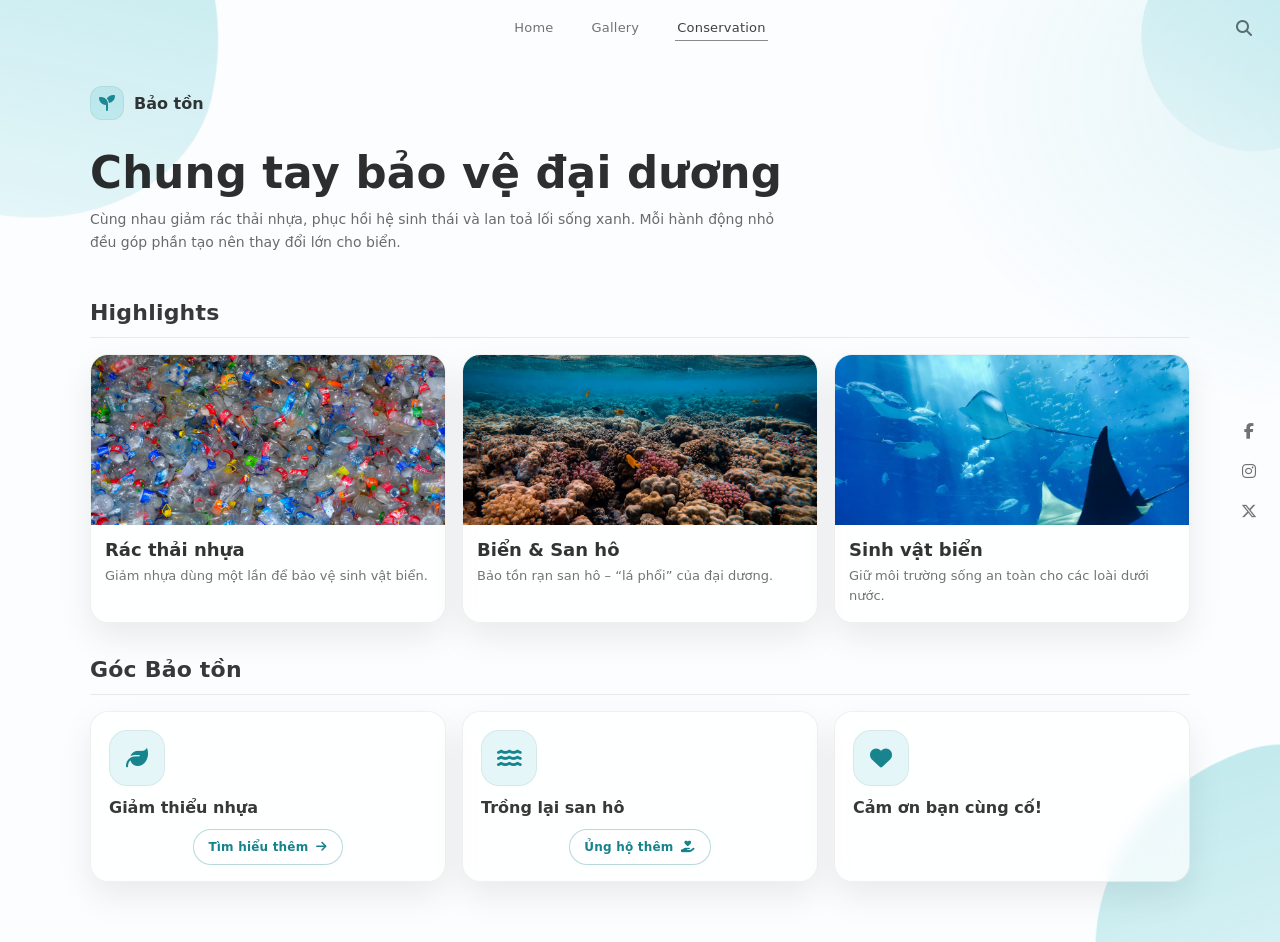
<file: conservation.html>
<!doctype html>
<html lang="vi">
<head>
  <meta charset="UTF-8" />
  <meta name="viewport" content="width=device-width, initial-scale=1.0"/>
  <title>Conservation | Oceania</title>
<link rel="stylesheet" href="loader.css">

  <!-- Font Awesome icons -->
  <link rel="preconnect" href="https://cdnjs.cloudflare.com" crossorigin>
  <link rel="stylesheet" href="https://cdnjs.cloudflare.com/ajax/libs/font-awesome/6.5.0/css/all.min.css"/>

  <style>
    *{ box-sizing:border-box; }
    html,body{ height:100%; }

    body{
      margin:0;
      font-family: system-ui, -apple-system, Segoe UI, Roboto, Arial, sans-serif;
      background:#fff;
      color:#1a1a1a;
    }

    /* ===== panel (giữ style chung với 2 trang trước) ===== */
    .panel{
      width: 100vw;
      min-height: 100vh;
      position: relative;
      overflow: hidden;

      /* nền sáng giống ảnh */
      background: radial-gradient(1200px 600px at 50% -50%, rgba(0,170,180,.10), transparent 60%),
                  radial-gradient(900px 600px at 110% 10%, rgba(0,170,180,.12), transparent 55%),
                  #fbfdff;
    }

    /* blobs góc (giống hình) */
    .blob{
      position:absolute;
      width: 360px;
      height: 360px;
      border-radius: 60% 40% 55% 45% / 55% 55% 45% 45%;
      background: linear-gradient(180deg, rgba(0,170,180,.25), rgba(0,170,180,.10));
      filter: blur(0px);
      opacity:.9;
      pointer-events:none;
      z-index: 0;
    }
    .blob.tl{ left:-140px; top:-140px; transform: rotate(12deg); }
    .blob.br{ right:-170px; bottom:-170px; transform: rotate(-18deg); }

    .blob2{
      position:absolute;
      width: 210px;
      height: 210px;
      border-radius: 55% 45% 45% 55% / 45% 55% 45% 55%;
      background: linear-gradient(180deg, rgba(0,170,180,.20), rgba(0,170,180,.06));
      opacity:.85;
      pointer-events:none;
      z-index: 0;
    }
    .blob2.tr{ right:-70px; top:-60px; transform: rotate(8deg); }

    /* ===== topbar giống index/gallery ===== */
    .topbar{
      position: absolute;
      top: 14px;
      left: 0;
      right: 0;
      padding: 0 22px;
      display: flex;
      align-items: center;
      justify-content: center;
      pointer-events: none;
      z-index: 5;
    }

    .nav{
      pointer-events: auto;
      display:flex;
      gap: 34px;
      align-items:center;
      font-size: 13px;
      letter-spacing:.2px;
      color: rgba(0,0,0,.55);
      user-select:none;
    }

    .nav a{
      text-decoration:none;
      color: inherit;
      padding: 6px 2px;
      position: relative;
    }

    .nav a::after{
      content:"";
      position:absolute;
      left:0;
      bottom:0;
      width:0%;
      height:1px;
      background: rgba(0,0,0,.45);
      transition: width .25s ease;
    }
    .nav a:hover::after{ width:100%; }

    .nav a.active{ color: rgba(0,0,0,.75); }
    .nav a.active::after{ width:100%; }

    .search{
      pointer-events: auto;
      position:absolute;
      right: 22px;
      top: 0;
      height: 28px;
      width: 28px;
      border-radius: 50%;
      display:grid;
      place-items:center;
      color: rgba(0,0,0,.55);
      cursor:pointer;
      transition: background .2s ease, transform .2s ease;
    }
    .search:hover{
      background: rgba(255,255,255,.65);
      transform: translateY(-1px);
    }

    /* social giống 2 trang trước */
    .social{
      position:absolute;
      right: 18px;
      top: 50%;
      transform: translateY(-50%);
      display:flex;
      flex-direction:column;
      gap: 14px;
      z-index: 5;
    }
    .social a{
      width: 26px;
      height: 26px;
      display:grid;
      place-items:center;
      border-radius: 8px;
      color: rgba(0,0,0,.55);
      text-decoration:none;
      transition: transform .2s ease, background .2s ease;
    }
    .social a:hover{
      transform: translateX(-2px);
      background: rgba(255,255,255,.65);
    }

    /* ===== content ===== */
    .content{
      position: relative;
      z-index: 2;
      width: min(1100px, calc(100vw - 44px));
      margin: 0 auto;
      padding: 86px 0 60px; /* chừa topbar */
    }

    /* header line: logo + menu nhỏ (tương tự ảnh) */
    .brand-row{
      display:flex;
      align-items:center;
      justify-content: space-between;
      gap: 16px;
      margin-bottom: 18px;
    }

    .brand{
      display:flex;
      align-items:center;
      gap: 10px;
      color: rgba(0,0,0,.78);
      font-weight: 750;
    }
    .brand .mark{
      width: 34px;
      height: 34px;
      border-radius: 12px;
      background: rgba(0,170,180,.12);
      border: 1px solid rgba(0,0,0,.06);
      display:grid;
      place-items:center;
      color: rgba(0,120,130,.85);
    }

    .mini-links{
      display:flex;
      gap: 18px;
      align-items:center;
      color: rgba(0,0,0,.55);
      font-size: 12px;
      letter-spacing:.2px;
      user-select:none;
    }
    .mini-links a{
      text-decoration:none;
      color: inherit;
      padding: 6px 0;
      position: relative;
    }
    .mini-links a:hover{ color: rgba(0,0,0,.72); }

    .hero{
      padding: 10px 0 12px;
      max-width: 70ch;
    }
    .hero h1{
      margin: 0 0 10px;
      font-size: clamp(26px, 3.4vw, 44px);
      letter-spacing: .2px;
      color: rgba(0,0,0,.82);
    }
    .hero p{
      margin:0;
      line-height: 1.65;
      font-size: 14px;
      color: rgba(0,0,0,.58);
    }

    .section{
      margin-top: 34px;
    }
    .section h2{
      margin: 0 0 12px;
      font-size: 22px;
      letter-spacing: .2px;
      color: rgba(0,0,0,.78);
    }
    .divider{
      height:1px;
      width: 100%;
      background: rgba(0,0,0,.08);
      margin-bottom: 16px;
    }

    /* highlights cards */
    .cards{
      display:grid;
      grid-template-columns: repeat(3, minmax(0, 1fr));
      gap: 16px;
    }
    @media (max-width: 900px){
      .cards{ grid-template-columns: 1fr; }
    }

    .card{
      border-radius: 18px;
      overflow:hidden;
      background: rgba(255,255,255,.70);
      border: 1px solid rgba(0,0,0,.06);
      box-shadow: 0 14px 34px rgba(0,0,0,.08);
      backdrop-filter: blur(8px);
      transition: transform .25s ease, box-shadow .25s ease, background .25s ease;
      cursor: pointer;
    }
    .card:hover{
      transform: translateY(-4px);
      box-shadow: 0 20px 46px rgba(0,0,0,.12);
      background: rgba(255,255,255,.82);
    }

    .card .img{
      height: 170px;
      background: rgba(0,0,0,.04);
    }
    .card .img img{
      width:100%;
      height:100%;
      object-fit: cover;
      display:block;
    }

    .card .body{
      padding: 14px 14px 16px;
    }
    .card .title{
      margin:0 0 6px;
      font-size: 18px;
      font-weight: 800;
      color: rgba(0,0,0,.80);
    }
    .card .desc{
      margin:0;
      font-size: 13px;
      line-height: 1.55;
      color: rgba(0,0,0,.55);
    }

    /* action blocks */
    .actions{
      display:grid;
      grid-template-columns: repeat(3, minmax(0, 1fr));
      gap: 16px;
      margin-top: 16px;
    }
    @media (max-width: 900px){
      .actions{ grid-template-columns: 1fr; }
    }

    .action{
      border-radius: 18px;
      background: rgba(255,255,255,.70);
      border: 1px solid rgba(0,0,0,.06);
      box-shadow: 0 14px 34px rgba(0,0,0,.08);
      backdrop-filter: blur(8px);
      padding: 18px 18px 16px;
      display:flex;
      flex-direction:column;
      gap: 12px;
      min-height: 170px;
      transition: transform .25s ease, box-shadow .25s ease, background .25s ease;
    }
    .action:hover{
      transform: translateY(-3px);
      box-shadow: 0 20px 46px rgba(0,0,0,.12);
      background: rgba(255,255,255,.82);
    }

    .icon-round{
      width: 56px;
      height: 56px;
      border-radius: 18px;
      background: rgba(0,170,180,.10);
      border: 1px solid rgba(0,0,0,.06);
      display:grid;
      place-items:center;
      color: rgba(0,120,130,.90);
      font-size: 22px;
    }

    .action h3{
      margin:0;
      font-size: 16px;
      font-weight: 850;
      color: rgba(0,0,0,.78);
    }

    .btn-row{
      margin-top:auto;
      display:flex;
      justify-content: center;
    }

    .btn{
      border: 1px solid rgba(0,120,130,.28);
      background: rgba(255,255,255,.65);
      color: rgba(0,120,130,.92);
      padding: 10px 14px;
      border-radius: 999px;
      font-size: 12px;
      font-weight: 800;
      letter-spacing: .2px;
      cursor:pointer;
      transition: transform .2s ease, background .2s ease, border-color .2s ease;
      text-decoration:none;
      display:inline-flex;
      align-items:center;
      gap: 8px;
    }
    .btn:hover{
      transform: translateY(-1px);
      background: rgba(255,255,255,.88);
      border-color: rgba(0,120,130,.40);
    }

    .btn.primary{
      background: rgba(0,120,130,.92);
      color: #fff;
      border-color: rgba(0,120,130,.92);
      padding: 11px 16px;
    }
    .btn.primary:hover{
      background: rgba(0,120,130,1);
    }

    /* responsive giống các trang trước */
    @media (max-width: 520px){
      .nav{ gap: 18px; font-size: 12px; }
      .topbar{ padding: 0 14px; }
      .search{ right: 14px; }
      .social{ right: 10px; }
      .content{ width: calc(100vw - 28px); padding-top: 84px; }
      .mini-links{ display:none; }
    }
  </style>
</head>

<body>
  <main class="panel">

    <!-- blobs background -->
    <div class="blob tl"></div>
    <div class="blob2 tr"></div>
    <div class="blob br"></div>

    <!-- Header (giống index/gallery) -->
    <header class="topbar">
      <nav class="nav" aria-label="Main Navigation">
        <a href="index.html">Home</a>
        <a href="gallery.html">Gallery</a>
        <a class="active" href="conservation.html">Conservation</a>
      </nav>

      <div class="search" id="focusSearch" title="Search">
        <i class="fa-solid fa-magnifying-glass"></i>
      </div>
    </header>

    <!-- Social -->
    <aside class="social" aria-label="Social Links">
      <a href="https://www.facebook.com/profile.php?id=61577759272385" title="Facebook"><i class="fa-brands fa-facebook-f"></i></a>
      <a href="https://www.instagram.com/nguyn.minh859/" title="Instagram"><i class="fa-brands fa-instagram"></i></a>
      <a href="https://x.com/NguynMinht457" title="Twitter/X"><i class="fa-brands fa-x-twitter"></i></a>
    </aside>

    <!-- Content -->
    <section class="content">

      <div class="brand-row">
        <div class="brand">
          <div class="mark" aria-hidden="true"><i class="fa-solid fa-seedling"></i></div>
          <div>Bảo tồn</div>
        </div>


      </div>

      <div class="hero">
        <h1>Chung tay bảo vệ đại dương</h1>
        <p>
          Cùng nhau giảm rác thải nhựa, phục hồi hệ sinh thái và lan toả lối sống xanh.
          Mỗi hành động nhỏ đều góp phần tạo nên thay đổi lớn cho biển.
        </p>
      </div>

      <!-- Highlights -->
      <div class="section" id="highlights">
        <h2>Highlights</h2>
        <div class="divider"></div>

        <div class="cards">
          <!-- Card 1 -->
          <article class="card" onclick="openInfo('Giảm rác thải nhựa', 'Cùng thay đổi thói quen hằng ngày: mang bình nước cá nhân, dùng túi tái sử dụng, phân loại rác đúng cách.')">
            <div class="img">
              <!-- ẢNH LOCAL: thay file trong assets/images hoặc đổi src -->
              <img src="rac.png" alt="Highlight 1">
            </div>
            <div class="body">
              <h3 class="title">Rác thải nhựa</h3>
              <p class="desc">Giảm nhựa dùng một lần để bảo vệ sinh vật biển.</p>
            </div>
          </article>

          <!-- Card 2 -->
          <article class="card" onclick="openInfo('Phục hồi san hô', 'Tham gia trồng lại san hô, bảo vệ rạn và hỗ trợ đa dạng sinh học vùng ven biển.')">
            <div class="img">
              <img src="bien.png" alt="Highlight 2">
            </div>
            <div class="body">
              <h3 class="title">Biển &amp; San hô</h3>
              <p class="desc">Bảo tồn rạn san hô – “lá phổi” của đại dương.</p>
            </div>
          </article>

          <!-- Card 3 -->
          <article class="card" onclick="openInfo('Bảo vệ sinh vật biển', 'Tôn trọng tự nhiên: không mua bán sản phẩm từ loài nguy cấp, không xả rác, không chạm vào sinh vật khi lặn.')">
            <div class="img">
              <img src="marine-creature.png" alt="Highlight 3">
            </div>
            <div class="body">
              <h3 class="title">Sinh vật biển</h3>
              <p class="desc">Giữ môi trường sống an toàn cho các loài dưới nước.</p>
            </div>
          </article>
        </div>
      </div>

      <!-- Góc bảo tồn -->
      <div class="section" id="corner">
        <h2>Góc Bảo tồn</h2>
        <div class="divider"></div>

        <div class="actions">
          <div class="action">
            <div class="icon-round"><i class="fa-solid fa-leaf"></i></div>
            <h3>Giảm thiểu nhựa</h3>
            <div class="btn-row">
              <a class="btn" href="gallery.html" title="Tìm hiểu thêm">
                Tìm hiểu thêm <i class="fa-solid fa-arrow-right"></i>
              </a>
            </div>
          </div>

          <div class="action">
            <div class="icon-round"><i class="fa-solid fa-water"></i></div>
            <h3>Trồng lại san hô</h3>
            <div class="btn-row">
              <a class="btn" href="gallery.html" title="Ủng hộ thêm">
                Ủng hộ thêm <i class="fa-solid fa-hand-holding-heart"></i>
              </a>
            </div>
          </div>

          <div class="action">
            <div class="icon-round"><i class="fa-solid fa-heart"></i></div>
            <h3>Cảm ơn bạn cùng cố!</h3>

          </div>
        </div>
      </div>

    </section>

    <!-- mini modal (nhẹ, hợp style) -->
    <div id="infoModal" style="display:none;">
      <div id="infoOverlay" style="
        position:fixed; inset:0; z-index:60;
        background: rgba(255,255,255,.82);
        backdrop-filter: blur(10px);
      "></div>

      <div style="
        position:fixed; inset:0; z-index:61;
        display:flex; align-items:center; justify-content:center;
        padding:18px;
      ">
        <div style="
          width: min(720px, calc(100vw - 28px));
          border-radius: 22px;
          background:#fff;
          border:1px solid rgba(0,0,0,.06);
          box-shadow: 0 30px 90px rgba(0,0,0,.18);
          padding:18px 18px 16px;
          position:relative;
        ">
          <button id="infoClose" title="Close" style="
            position:absolute; top:10px; right:10px;
            width:40px; height:40px; border-radius:999px;
            border:1px solid rgba(0,0,0,.06);
            background: rgba(255,255,255,.95);
            color: rgba(0,0,0,.55);
            display:grid; place-items:center;
            cursor:pointer;
          ">
            <i class="fa-solid fa-xmark"></i>
          </button>

          <h3 id="infoTitle" style="margin:4px 0 8px; font-size:22px; color:rgba(0,0,0,.85); letter-spacing:.2px;"></h3>
          <p id="infoText" style="margin:0; line-height:1.65; color:rgba(0,0,0,.62); font-size:14px;"></p>

          <div style="display:flex; justify-content:flex-end; margin-top:14px;">
            <button id="infoOk" class="btn primary" style="border:none;">
              Đóng <i class="fa-solid fa-check"></i>
            </button>
          </div>
        </div>
      </div>
    </div>

  </main>

  <script>
    // Search icon focus: nếu bạn muốn sau này thêm search input thì giữ hook này
    document.getElementById("focusSearch").addEventListener("click", () => {
      // demo nhỏ: scroll tới highlights
      document.getElementById("highlights").scrollIntoView({behavior:"smooth", block:"start"});
    });

    const infoModal = document.getElementById("infoModal");
    const infoOverlay = document.getElementById("infoOverlay");
    const infoClose = document.getElementById("infoClose");
    const infoOk = document.getElementById("infoOk");

    function openInfo(title, text){
      document.getElementById("infoTitle").textContent = title;
      document.getElementById("infoText").textContent = text;
      infoModal.style.display = "block";
      document.body.style.overflow = "hidden";
    }

    function closeInfo(){
      infoModal.style.display = "none";
      document.body.style.overflow = "auto";
    }

    infoOverlay.addEventListener("click", closeInfo);
    infoClose.addEventListener("click", closeInfo);
    infoOk.addEventListener("click", closeInfo);

    window.addEventListener("keydown", (e)=>{
      if(e.key === "Escape" && infoModal.style.display === "block") closeInfo();
    });
  </script>
  <!-- Page Loader -->
<script src="loader.js"></script>

</body>
</html>
</file>
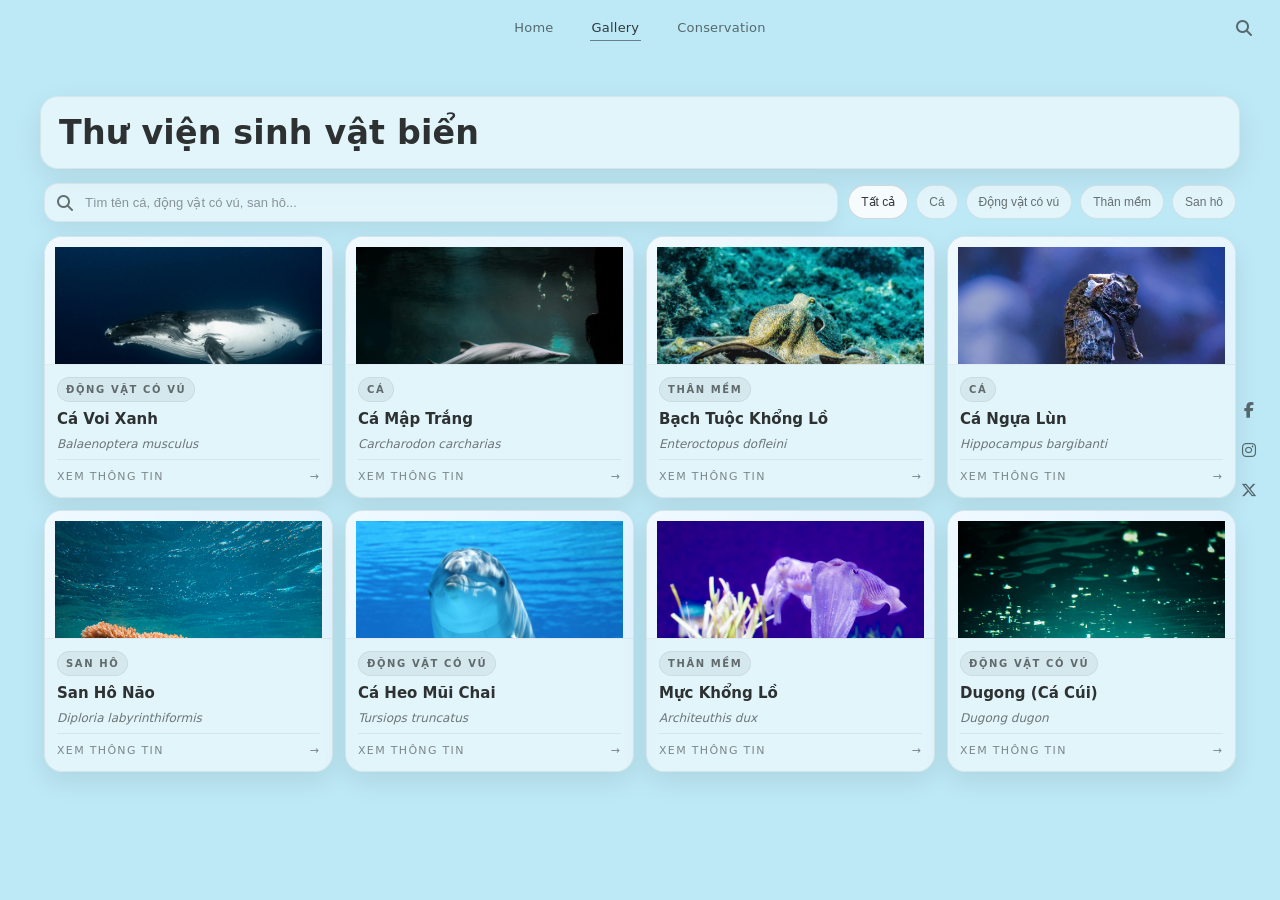
<file: gallery.html>
<!doctype html>
<html lang="vi">
<head>
  <meta charset="UTF-8" />
  <meta name="viewport" content="width=device-width, initial-scale=1.0"/>
  <title>Gallery | Oceania</title>
<link rel="stylesheet" href="loader.css">

  <!-- Font Awesome icons -->
  <link rel="preconnect" href="https://cdnjs.cloudflare.com" crossorigin>
  <link rel="stylesheet" href="https://cdnjs.cloudflare.com/ajax/libs/font-awesome/6.5.0/css/all.min.css"/>

  <style>
    * { box-sizing: border-box; }
    html, body { height: 100%; }

    body{
      margin:0;
      font-family: system-ui, -apple-system, Segoe UI, Roboto, Arial, sans-serif;
      background:#fff;
      color:#1a1a1a;
    }

    .panel{
      width: 100vw;
      min-height: 100vh;
      position: relative;
      overflow: hidden;

      background: #BDE8F5;
      background-size: cover;
      background-position: center;
      background-repeat: no-repeat;

      border-radius: 0;
      box-shadow: none;
      border: none;
    }

    /* TOP BAR */
    .topbar{
      position: absolute;
      top: 14px;
      left: 0;
      right: 0;
      padding: 0 22px;
      display: flex;
      align-items: center;
      justify-content: center;
      pointer-events: none;
      z-index: 5;
    }

    .nav{
      pointer-events: auto;
      display: flex;
      gap: 34px;
      align-items: center;
      font-size: 13px;
      letter-spacing: .2px;
      color: rgba(0,0,0,.55);
      user-select: none;
    }

    .nav a{
      text-decoration: none;
      color: inherit;
      padding: 6px 2px;
      position: relative;
    }

    .nav a::after{
      content:"";
      position:absolute;
      left:0;
      bottom:0;
      width:0%;
      height:1px;
      background: rgba(0,0,0,.45);
      transition: width .25s ease;
    }
    .nav a:hover::after{ width:100%; }

    .nav a.active{
      color: rgba(0,0,0,.75);
    }
    .nav a.active::after{
      width:100%;
    }

    .search{
      pointer-events: auto;
      position: absolute;
      right: 22px;
      top: 0;
      height: 28px;
      width: 28px;
      border-radius: 50%;
      display: grid;
      place-items: center;
      color: rgba(0,0,0,.55);
      cursor: pointer;
      transition: background .2s ease, transform .2s ease;
    }
    .search:hover{
      background: rgba(255,255,255,.55);
      transform: translateY(-1px);
    }

    /* SOCIAL ICONS */
    .social{
      position: absolute;
      right: 18px;
      top: 50%;
      transform: translateY(-50%);
      display: flex;
      flex-direction: column;
      gap: 14px;
      z-index: 5;
    }
    .social a{
      width: 26px;
      height: 26px;
      display: grid;
      place-items: center;
      border-radius: 8px;
      color: rgba(0,0,0,.55);
      text-decoration: none;
      transition: transform .2s ease, background .2s ease;
    }
    .social a:hover{
      transform: translateX(-2px);
      background: rgba(255,255,255,.55);
    }

    /* ====== Content ====== */
    .content{
      position: relative;
      z-index: 2;
      width: min(1200px, calc(100vw - 44px));
      margin: 0 auto;
      padding: 96px 0 42px;
    }

    .hero{
      padding: 16px 18px;
      border-radius: 18px;
      background: rgba(255,255,255,.55);
      border: 1px solid rgba(0,0,0,.06);
      box-shadow: 0 10px 30px rgba(0,0,0,.08);
      backdrop-filter: blur(8px);
    }
    .hero h1{
      margin:0;
      font-size: clamp(20px, 2.6vw, 34px);
      letter-spacing: .2px;
      color: rgba(0,0,0,.80);
    }

    .controls{
      margin-top: 14px;
      display:flex;
      flex-wrap: wrap;
      gap: 10px;
      align-items:center;
      justify-content: space-between;
      padding: 0 4px;
    }

    .searchbox{
      flex: 1 1 320px;
      display:flex;
      align-items:center;
      gap: 10px;
      padding: 10px 12px;
      border-radius: 14px;
      background: rgba(255,255,255,.55);
      border: 1px solid rgba(0,0,0,.06);
      backdrop-filter: blur(8px);
      box-shadow: 0 8px 22px rgba(0,0,0,.06);
    }
    .searchbox i{ color: rgba(0,0,0,.55); }
    .searchbox input{
      width:100%;
      border:none;
      outline:none;
      background:transparent;
      font-size: 13px;
      color: rgba(0,0,0,.75);
    }
    .searchbox input::placeholder{ color: rgba(0,0,0,.40); }

    .chips{
      flex: 0 0 auto;
      display:flex;
      gap: 8px;
      overflow:auto;
      padding-bottom: 2px;
      max-width: 100%;
    }
    .chips::-webkit-scrollbar{ height: 6px; }
    .chips::-webkit-scrollbar-thumb{ background: rgba(0,0,0,.18); border-radius: 999px; }
    .chips::-webkit-scrollbar-track{ background: rgba(255,255,255,.45); border-radius: 999px; }

    .chip{
      border: 1px solid rgba(0,0,0,.08);
      background: rgba(255,255,255,.55);
      color: rgba(0,0,0,.55);
      padding: 9px 12px;
      border-radius: 999px;
      font-size: 12px;
      cursor:pointer;
      user-select:none;
      transition: transform .2s ease, background .2s ease, color .2s ease, border-color .2s ease;
      white-space: nowrap;
      backdrop-filter: blur(8px);
    }
    .chip:hover{
      transform: translateY(-1px);
      background: rgba(255,255,255,.75);
      border-color: rgba(0,0,0,.12);
      color: rgba(0,0,0,.70);
    }
    .chip.active{
      background: rgba(255,255,255,.86);
      border-color: rgba(0,0,0,.14);
      color: rgba(0,0,0,.78);
    }

    /* grid cards */
    .grid{
      margin-top: 14px;
      display:grid;
      grid-template-columns: repeat(4, minmax(0, 1fr));
      gap: 12px;
      padding: 0 4px;
    }
    @media (max-width: 1100px){ .grid{ grid-template-columns: repeat(3, 1fr); } }
    @media (max-width: 760px){ .grid{ grid-template-columns: repeat(2, 1fr); } }
    @media (max-width: 480px){ .grid{ grid-template-columns: 1fr; } }

    .card{
      border-radius: 18px;
      overflow:hidden;
      border: 1px solid rgba(0,0,0,.06);
      background: rgba(255,255,255,.55);
      backdrop-filter: blur(8px);
      box-shadow: 0 10px 26px rgba(0,0,0,.08);
      cursor:pointer;
      transition: transform .25s ease, box-shadow .25s ease, background .25s ease;
      min-height: 220px;
      display:flex;
      flex-direction:column;
    }
    .card:hover{
      transform: translateY(-4px);
      box-shadow: 0 18px 44px rgba(0,0,0,.12);
      background: rgba(255,255,255,.70);
    }

    .thumb{
      height: 128px;
      display:grid;
      place-items:center;
      background: linear-gradient(135deg, rgba(240,249,255,.95), rgba(224,242,254,.85));
      border-bottom: 1px solid rgba(0,0,0,.06);
      overflow: hidden;
    }

    /* ===== ẢNH TRONG Ô ===== */
    .thumb img{
      width: 100%;
      height: 100%;
      object-fit: contain; /* không bị cắt */
      padding: 10px;
      transition: transform .4s ease;
      display:block;
    }
    .card:hover .thumb img{
      transform: scale(1.08);
    }

    .card-body{
      padding: 12px 12px 14px;
      display:flex;
      flex-direction:column;
      gap: 8px;
      flex: 1;
    }

    .tag{
      font-size: 10px;
      letter-spacing: .16em;
      text-transform: uppercase;
      padding: 6px 8px;
      border-radius: 999px;
      background: rgba(0,0,0,.05);
      border: 1px solid rgba(0,0,0,.06);
      color: rgba(0,0,0,.55);
      font-weight: 750;
      width: fit-content;
    }

    .name{
      margin:0;
      font-size: 15px;
      font-weight: 750;
      color: rgba(0,0,0,.80);
      line-height: 1.25;
    }
    .sci{
      margin:0;
      font-size: 12px;
      color: rgba(0,0,0,.52);
      font-style: italic;
    }

    .cta{
      margin-top:auto;
      padding-top: 10px;
      border-top: 1px solid rgba(0,0,0,.06);
      font-size: 11px;
      letter-spacing: .12em;
      text-transform: uppercase;
      color: rgba(0,0,0,.45);
      display:flex;
      align-items:center;
      justify-content:space-between;
    }

    .empty{
      grid-column: 1/-1;
      padding: 54px 10px;
      text-align:center;
      border-radius: 18px;
      border: 1px dashed rgba(0,0,0,.16);
      background: rgba(255,255,255,.55);
      color: rgba(0,0,0,.55);
      backdrop-filter: blur(8px);
    }

    /* ===== Modal ===== */
    .modal{
      position: fixed;
      inset: 0;
      z-index: 60;
      display:none;
      align-items:center;
      justify-content:center;
      padding: 18px;
    }
    .modal.show{ display:flex; }

    .overlay{
      position:absolute;
      inset:0;
      background: rgba(255,255,255,.82);
      backdrop-filter: blur(10px);
    }

    .modal-card{
      position: relative;
      width: min(980px, calc(100vw - 28px));
      max-height: min(84vh, 760px);
      overflow:hidden;
      border-radius: 26px;
      border: 1px solid rgba(0,0,0,.06);
      background: #fff;
      box-shadow: 0 30px 90px rgba(0,0,0,.18);
      display:grid;
      grid-template-columns: 340px 1fr;
    }
    @media (max-width: 860px){
      .modal-card{ grid-template-columns: 1fr; }
    }

    .modal-left{
      padding: 34px;
      display:grid;
      place-items:center;
      background: linear-gradient(135deg, #f0f9ff 0%, #e0f2fe 100%);
      border-right: 1px solid rgba(0,0,0,.06);
    }
    @media (max-width: 860px){
      .modal-left{ border-right:none; border-bottom: 1px solid rgba(0,0,0,.06); }
    }

    /* ===== ẢNH TRONG MODAL ===== */
    .modal-left img{
      width: 100%;
      max-width: 260px;
      height: auto;
      object-fit: contain;
      display:block;
      filter: drop-shadow(0 18px 28px rgba(0,0,0,.12));
    }

    .modal-right{
      padding: 20px 20px 22px;
      overflow:auto;
    }
    .modal-right::-webkit-scrollbar{ width: 8px; }
    .modal-right::-webkit-scrollbar-thumb{ background: rgba(0,0,0,.18); border-radius: 999px; }
    .modal-right::-webkit-scrollbar-track{ background: rgba(0,0,0,.06); border-radius: 999px; }

    .close{
      position:absolute;
      top: 12px;
      right: 12px;
      width: 40px;
      height: 40px;
      border-radius: 999px;
      border: 1px solid rgba(0,0,0,.06);
      background: rgba(255,255,255,.95);
      color: rgba(0,0,0,.55);
      display:grid;
      place-items:center;
      cursor:pointer;
      transition: transform .2s ease, background .2s ease;
      z-index: 2;
    }
    .close:hover{
      transform: translateY(-1px);
      background: rgba(0,0,0,.04);
    }

    .badges{
      display:flex;
      flex-wrap: wrap;
      gap: 8px;
      margin-bottom: 10px;
    }
    .badge{
      font-size: 10px;
      letter-spacing: .16em;
      text-transform: uppercase;
      padding: 7px 10px;
      border-radius: 999px;
      border: 1px solid rgba(0,0,0,.06);
      background: rgba(0,0,0,.04);
      color: rgba(0,0,0,.60);
      font-weight: 800;
    }
    .badge.status.red{ background: rgba(255,0,0,.08); border-color: rgba(255,0,0,.12); color: rgba(180,0,0,.75); }
    .badge.status.green{ background: rgba(0,180,90,.08); border-color: rgba(0,180,90,.12); color: rgba(0,120,60,.78); }

    .m-name{
      margin: 4px 0 2px;
      font-size: clamp(22px, 3vw, 38px);
      color: rgba(0,0,0,.85);
      letter-spacing: .2px;
    }
    .m-sci{
      margin: 0 0 14px;
      font-style: italic;
      color: rgba(0,0,0,.45);
    }

    .m-grid{
      margin-top: 12px;
      display:grid;
      grid-template-columns: 1fr 1fr;
      gap: 10px;
    }
    @media (max-width: 560px){
      .m-grid{ grid-template-columns: 1fr; }
    }
    .m-block{
      border: 1px solid rgba(0,0,0,.06);
      background: rgba(0,0,0,.02);
      border-radius: 16px;
      padding: 12px 12px;
      line-height: 1.55;
    }
    .m-block h4{
      margin:0 0 6px;
      font-size: 11px;
      letter-spacing: .18em;
      text-transform: uppercase;
      color: rgba(0,0,0,.45);
    }
    .m-block p{ margin:0; font-size: 13px; color: rgba(0,0,0,.70); }

    @media (max-width: 520px){
      .nav{ gap: 18px; font-size: 12px; }
      .topbar{ padding: 0 14px; }
      .search{ right: 14px; }
      .social{ right: 10px; }
      .content{ padding-top: 92px; width: calc(100vw - 28px); }
    }
  </style>
</head>

<body>
  <main class="panel">

    <header class="topbar">
      <nav class="nav" aria-label="Main Navigation">
        <a href="index.html">Home</a>
        <a class="active" href="gallery.html">Gallery</a>
        <a href="conservation.html">Conservation</a>
      </nav>

      <div class="search" id="focusSearch" title="Search (Ctrl/Cmd + K)">
        <i class="fa-solid fa-magnifying-glass"></i>
      </div>
    </header>

    <aside class="social" aria-label="Social Links">
      <a href="https://www.facebook.com/profile.php?id=61577759272385" title="Facebook"><i class="fa-brands fa-facebook-f"></i></a>
      <a href="https://www.instagram.com/nguyn.minh859/" title="Instagram"><i class="fa-brands fa-instagram"></i></a>
      <a href="https://x.com/NguynMinht457" title="Twitter/X"><i class="fa-brands fa-x-twitter"></i></a>
    </aside>

    <section class="content">
      <div class="hero">
        <h1>Thư viện sinh vật biển</h1>
      </div>

      <div class="controls">
        <div class="searchbox" title="Nhập để tìm">
          <i class="fa-solid fa-magnifying-glass"></i>
          <input id="searchInput" type="text" placeholder="Tìm tên cá, động vật có vú, san hô..." />
        </div>

        <div class="chips" aria-label="Filters">
          <button class="chip active" data-type="Tất cả">Tất cả</button>
          <button class="chip" data-type="Cá">Cá</button>
          <button class="chip" data-type="Động vật có vú">Động vật có vú</button>
          <button class="chip" data-type="Thân mềm">Thân mềm</button>
          <button class="chip" data-type="San hô">San hô</button>
        </div>
      </div>

      <div id="creatureGrid" class="grid" aria-live="polite"></div>
    </section>

    <!-- Modal -->
    <div class="modal" id="detailModal" aria-hidden="true">
      <div class="overlay" id="overlay"></div>

      <div class="modal-card" role="dialog" aria-modal="true" aria-label="Creature details">
        <button class="close" id="closeBtn" title="Close (ESC)">
          <i class="fa-solid fa-xmark"></i>
        </button>

        <div class="modal-left">
          <div id="modalMedia"></div>
        </div>

        <div class="modal-right">
          <div class="badges">
            <span class="badge" id="modalType"></span>
            <span class="badge status" id="modalStatus"></span>
          </div>

          <h2 class="m-name" id="modalName"></h2>
          <p class="m-sci" id="modalScientific"></p>

          <div class="m-grid">
            <div class="m-block">
              <h4>Đặc điểm</h4>
              <p id="modalDesc"></p>
            </div>
            <div class="m-block">
              <h4>Khu vực phân bố</h4>
              <p id="modalHabitat"></p>
            </div>
            <div class="m-block">
              <h4>Kích thước</h4>
              <p id="modalSize"></p>
            </div>
            <div class="m-block">
              <h4>Tình trạng</h4>
              <p id="modalStatusText"></p>
            </div>
          </div>
        </div>
      </div>
    </div>

  </main>

  <script>

    const oceanCreatures = [
      {
        id: 1,
        name: "Cá Voi Xanh",
        scientific: "Balaenoptera musculus",
        type: "Động vật có vú",
        image: "cavoi.png",
        desc: "Động vật lớn nhất từng tồn tại trên Trái Đất. Tiếng hát của chúng có thể truyền đi hàng nghìn dặm dưới lòng đại dương.",
        habitat: "Tất cả các đại dương trừ vùng cực",
        size: "25 - 30 mét",
        status: "Nguy cấp"
      },
      {
        id: 2,
        name: "Cá Mập Trắng",
        scientific: "Carcharodon carcharias",
        type: "Cá",
        image: "camap.png",
        desc: "Loài cá săn mồi lớn nhất thế giới. Chúng có khứu giác cực nhạy, có thể phát hiện một giọt máu trong 100 lít nước.",
        habitat: "Vùng biển ôn đới và nhiệt đới",
        size: "4.5 - 6 mét",
        status: "Sắp nguy cấp"
      },
      {
        id: 3,
        name: "Bạch Tuộc Khổng Lồ",
        scientific: "Enteroctopus dofleini",
        type: "Thân mềm",
        image: "octopus.png",
        desc: "Được biết đến là loài bạch tuộc lớn nhất và có tuổi thọ cao nhất. Chúng vô cùng thông minh và có khả năng giải quyết các vấn đề phức tạp.",
        habitat: "Bắc Thái Bình Dương",
        size: "3 - 5 mét (sải tay)",
        status: "Ít quan tâm"
      },
      {
        id: 4,
        name: "Cá Ngựa Lùn",
        scientific: "Hippocampus bargibanti",
        type: "Cá",
        image: "cangua.png",
        desc: "Bậc thầy ngụy trang, chúng sống bám trên các rặng san hô quạt và có màu sắc y hệt vật chủ để tránh kẻ thù.",
        habitat: "Trung tâm Ấn Độ Dương - Thái Bình Dương",
        size: "1 - 2 cm",
        status: "Thiếu dữ liệu"
      },
      {
        id: 5,
        name: "San Hô Não",
        scientific: "Diploria labyrinthiformis",
        type: "San hô",
        image: "sanho.png",
        desc: "Có hình dạng giống bộ não người với các rãnh uốn lượn. Đây là loài san hô xây dựng rạn san hô quan trọng và sống rất thọ.",
        habitat: "Tây Đại Tây Dương",
        size: "Lên đến 1.8 mét",
        status: "Bị đe dọa"
      },
      {
        id: 6,
        name: "Cá Heo Mũi Chai",
        scientific: "Tursiops truncatus",
        type: "Động vật có vú",
        image: "caheo.png",
        desc: "Loài động vật biển thông minh và thân thiện nhất với con người. Chúng giao tiếp bằng hệ thống âm thanh siêu âm phức tạp.",
        habitat: "Vùng biển ấm trên toàn thế giới",
        size: "2 - 4 mét",
        status: "Ít quan tâm"
      },
      {
        id: 7,
        name: "Mực Khổng Lồ",
        scientific: "Architeuthis dux",
        type: "Thân mềm",
        image: "muc.png",
        desc: "Sinh vật huyền thoại của vùng biển sâu. Chúng có đôi mắt lớn nhất trong thế giới động vật, to bằng một chiếc đĩa ăn.",
        habitat: "Đại dương sâu thẳm",
        size: "10 - 13 mét",
        status: "Ít quan tâm"
      },
      {
        id: 8,
        name: "Dugong (Cá Cúi)",
        scientific: "Dugong dugon",
        type: "Động vật có vú",
        image: "dugong.png",
        desc: "Thường được gọi là 'Bò biển', chúng là loài động vật có vú ăn thực vật duy nhất sống hoàn toàn dưới nước.",
        habitat: "Vùng duyên hải Ấn Độ - Thái Bình Dương",
        size: "2.5 - 3 mét",
        status: "Sắp nguy cấp"
      }
    ];

    let activeType = "Tất cả";

    const grid = document.getElementById("creatureGrid");
    const searchInput = document.getElementById("searchInput");
    const focusSearch = document.getElementById("focusSearch");

    const modal = document.getElementById("detailModal");
    const overlay = document.getElementById("overlay");
    const closeBtn = document.getElementById("closeBtn");

    function renderGrid(type = "Tất cả", search = "") {
      grid.innerHTML = "";
      const q = search.trim().toLowerCase();

      const filtered = oceanCreatures.filter(c => {
        const matchesType = type === "Tất cả" || c.type === type;
        const matchesSearch = !q || c.name.toLowerCase().includes(q) || c.scientific.toLowerCase().includes(q);
        return matchesType && matchesSearch;
      });

      if (filtered.length === 0) {
        grid.innerHTML = `<div class="empty">Không tìm thấy sinh vật phù hợp. Thử từ khóa khác hoặc đổi bộ lọc.</div>`;
        return;
      }

      filtered.forEach(c => {
        const card = document.createElement("article");
        card.className = "card";
        card.onclick = () => openModal(c);

        card.innerHTML = `
          <div class="thumb">
            <img src="${c.image}" alt="${c.name}" loading="lazy">
          </div>
          <div class="card-body">
            <span class="tag">${c.type}</span>
            <h3 class="name">${c.name}</h3>
            <p class="sci">${c.scientific}</p>
            <div class="cta">
              <span>Xem thông tin</span>
              <span>→</span>
            </div>
          </div>
        `;
        grid.appendChild(card);
      });
    }

    function setActiveChip(type){
      activeType = type;
      document.querySelectorAll(".chip").forEach(btn => {
        btn.classList.toggle("active", btn.dataset.type === type);
      });
      renderGrid(activeType, searchInput.value);
    }

    document.querySelectorAll(".chip").forEach(btn => {
      btn.addEventListener("click", () => setActiveChip(btn.dataset.type));
    });

    function openModal(c){
      // ảnh trong modal
      document.getElementById("modalMedia").innerHTML = `
        <img src="${c.image}" alt="${c.name}">
      `;

      document.getElementById("modalType").textContent = c.type;
      document.getElementById("modalName").textContent = c.name;
      document.getElementById("modalScientific").textContent = c.scientific;
      document.getElementById("modalDesc").textContent = c.desc;
      document.getElementById("modalHabitat").textContent = c.habitat;
      document.getElementById("modalSize").textContent = c.size;

      const statusTag = document.getElementById("modalStatus");
      const statusText = document.getElementById("modalStatusText");
      statusText.textContent = c.status;

      statusTag.classList.remove("red","green");
      statusTag.textContent = c.status;

      const danger = (c.status === "Nguy cấp" || c.status === "Bị đe dọa" || c.status === "Sắp nguy cấp");
      statusTag.classList.add(danger ? "red" : "green");

      modal.classList.add("show");
      modal.setAttribute("aria-hidden","false");
      document.body.style.overflow = "hidden";
    }

    function closeModal(){
      modal.classList.remove("show");
      modal.setAttribute("aria-hidden","true");
      document.body.style.overflow = "auto";
    }

    overlay.addEventListener("click", closeModal);
    closeBtn.addEventListener("click", closeModal);

    window.addEventListener("keydown", (e) => {
      if(e.key === "Escape"){
        if(modal.classList.contains("show")) closeModal();
        else { searchInput.value = ""; renderGrid(activeType, ""); }
      }
      if((e.ctrlKey || e.metaKey) && e.key.toLowerCase() === "k"){
        e.preventDefault();
        searchInput.focus();
      }
    });

    searchInput.addEventListener("input", (e) => renderGrid(activeType, e.target.value));
    focusSearch.addEventListener("click", () => searchInput.focus());

    // init
    renderGrid(activeType, "");
  </script>
  <!-- Page Loader -->
<script src="loader.js"></script>

</body>
</html>
</file>
<file: loader.css>
#pageLoader{
  position: fixed;
  inset: 0;
  z-index: 9999;
  background: rgba(255,255,255,.85);
  backdrop-filter: blur(6px);
  display: grid;
  place-items: center;
  opacity: 100;
  transition: opacity .6s ease;
}

#pageLoader.hide{
  opacity: 0;
  pointer-events: none;
}

#loaderIcon{
  width: 150px;
  height: 150px;
  object-fit: contain;
  animation: float 2s ease-in-out infinite;
}

@keyframes float{
  0%{ transform: translateY(0); }
  50%{ transform: translateY(-10px); }
  100%{ transform: translateY(0); }
}
</file>
